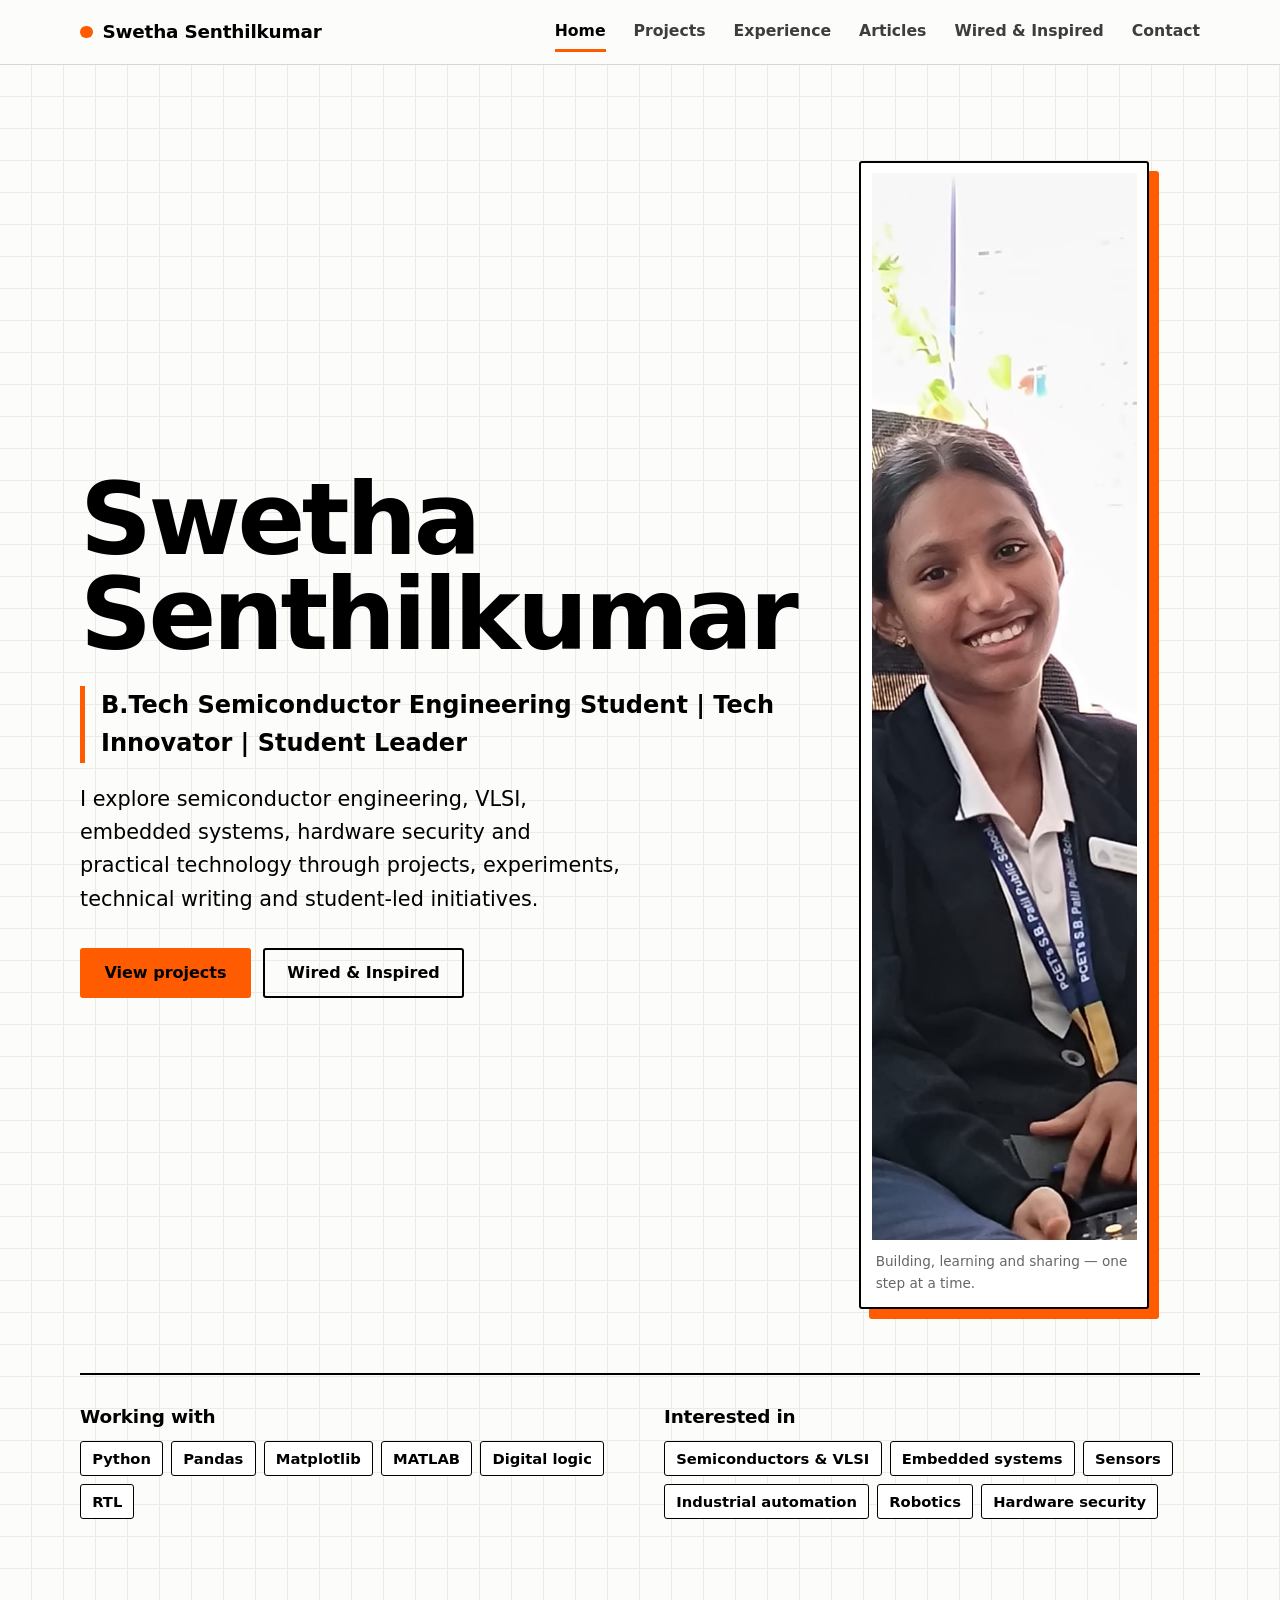
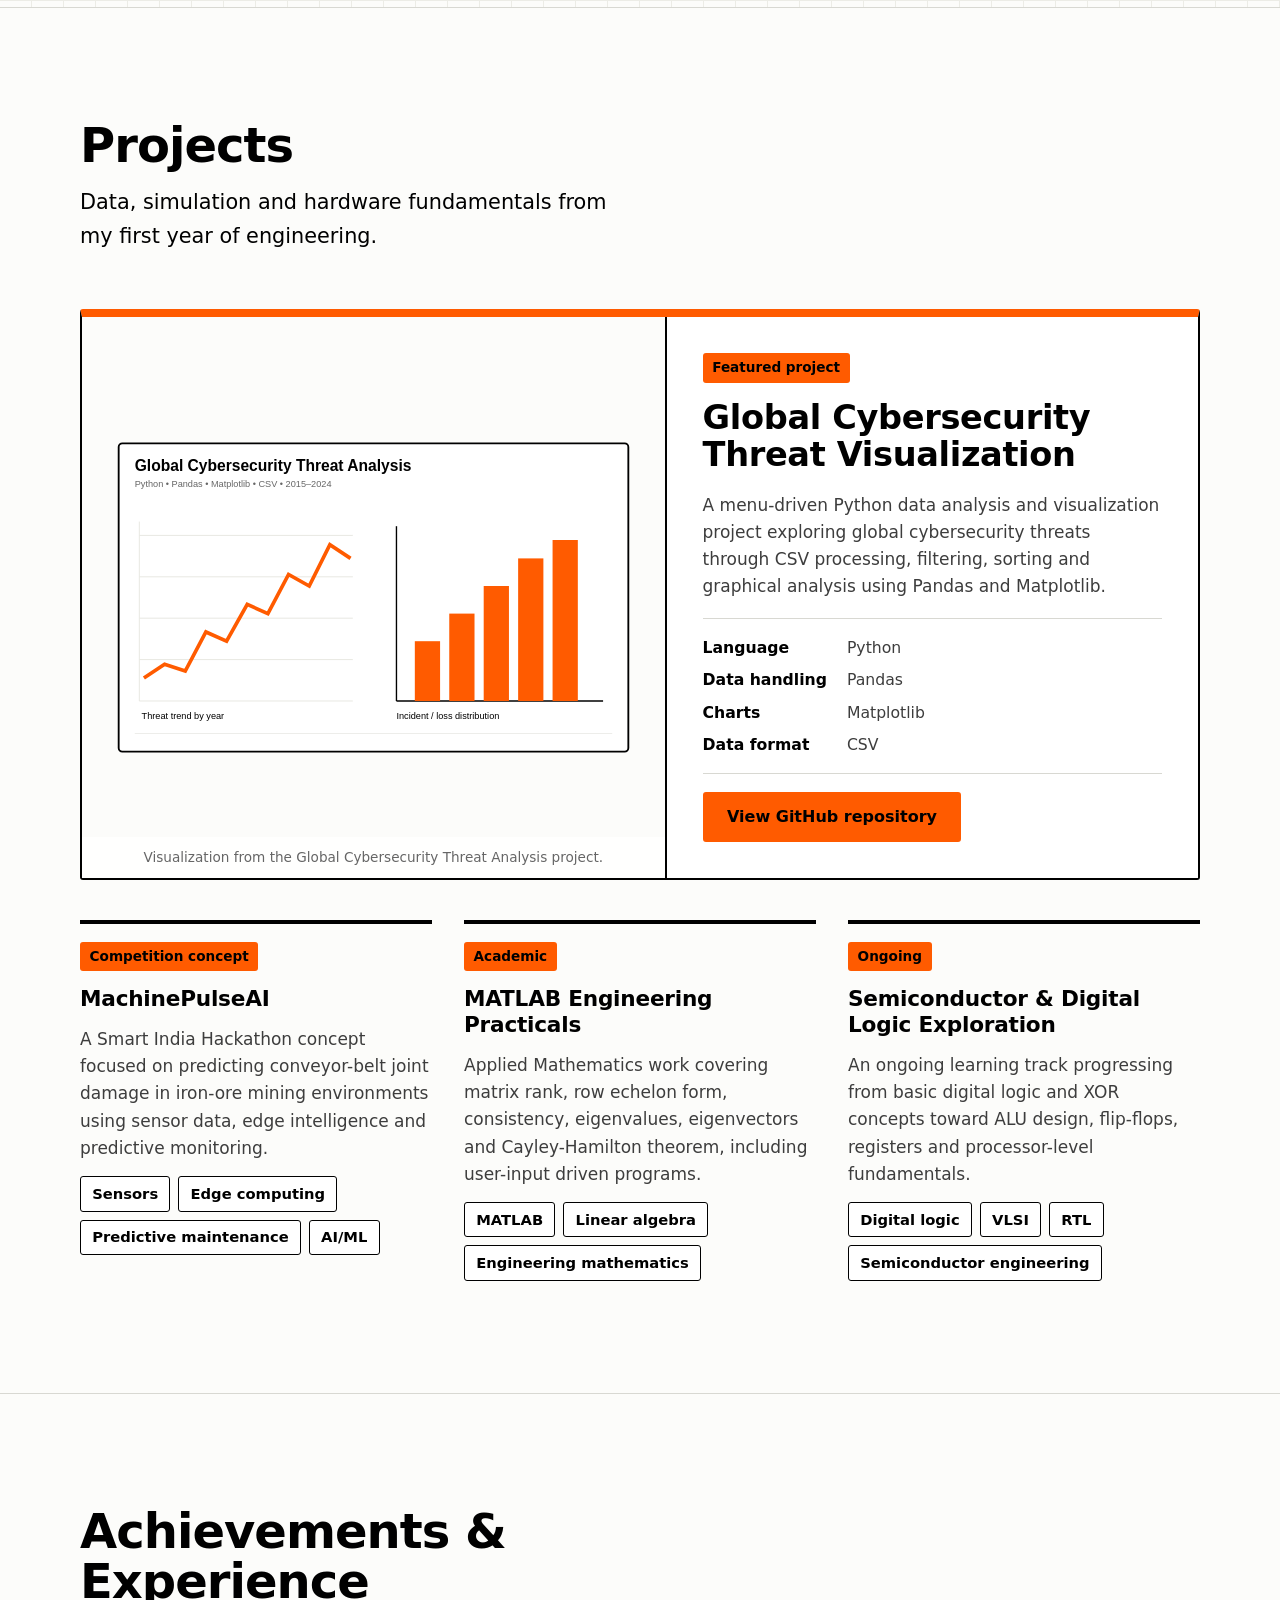
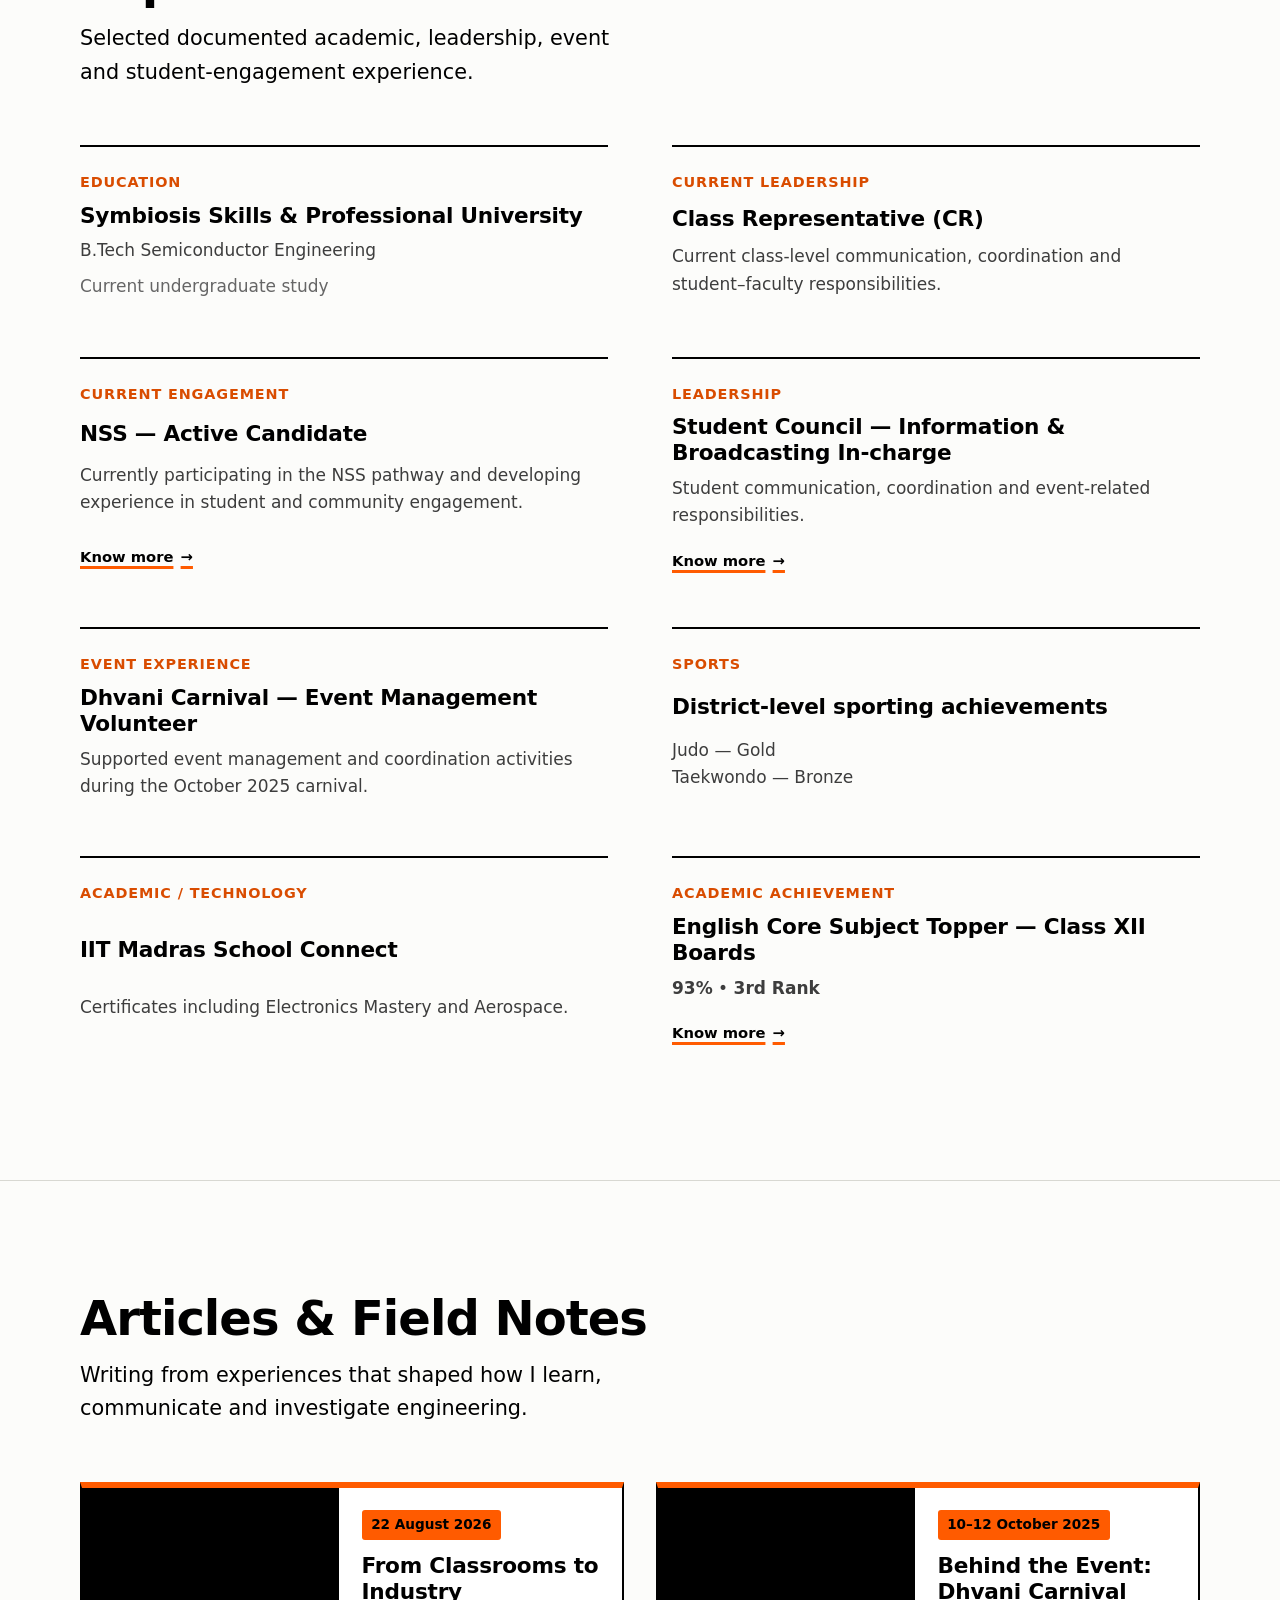
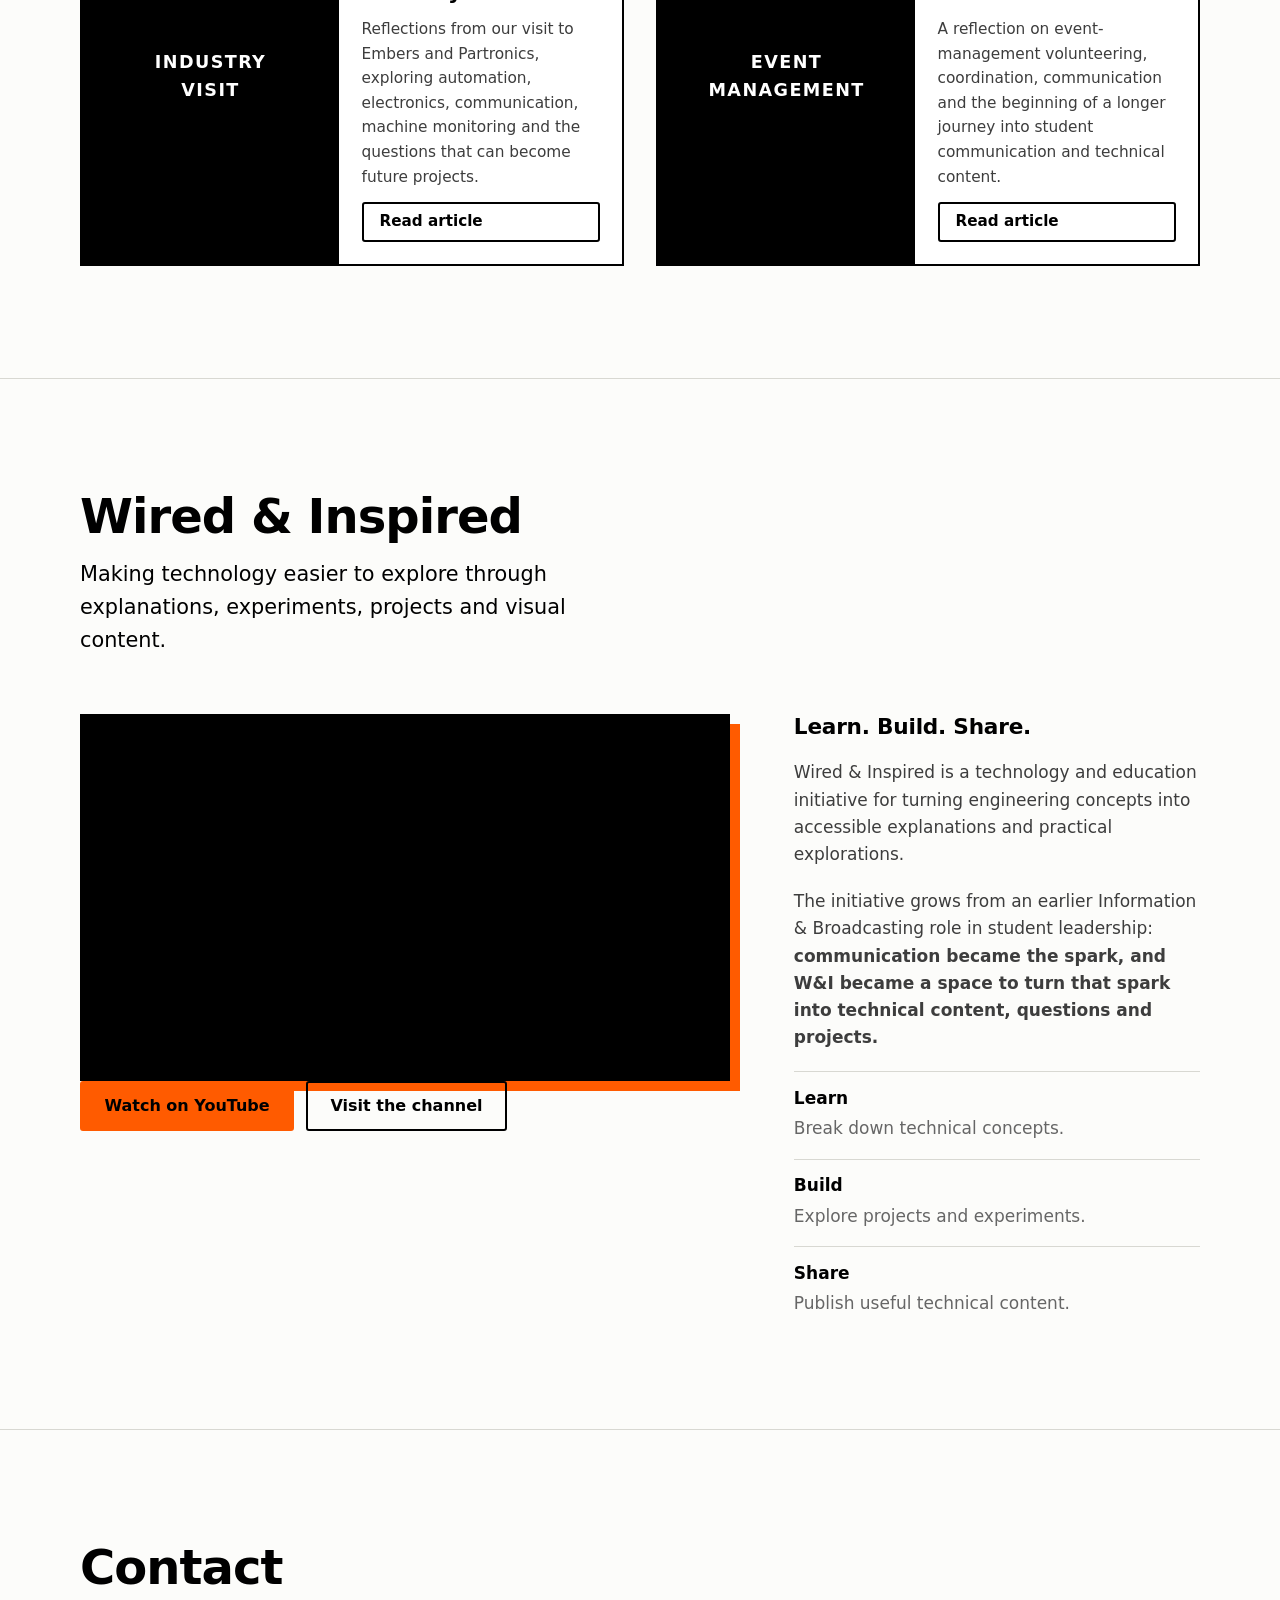
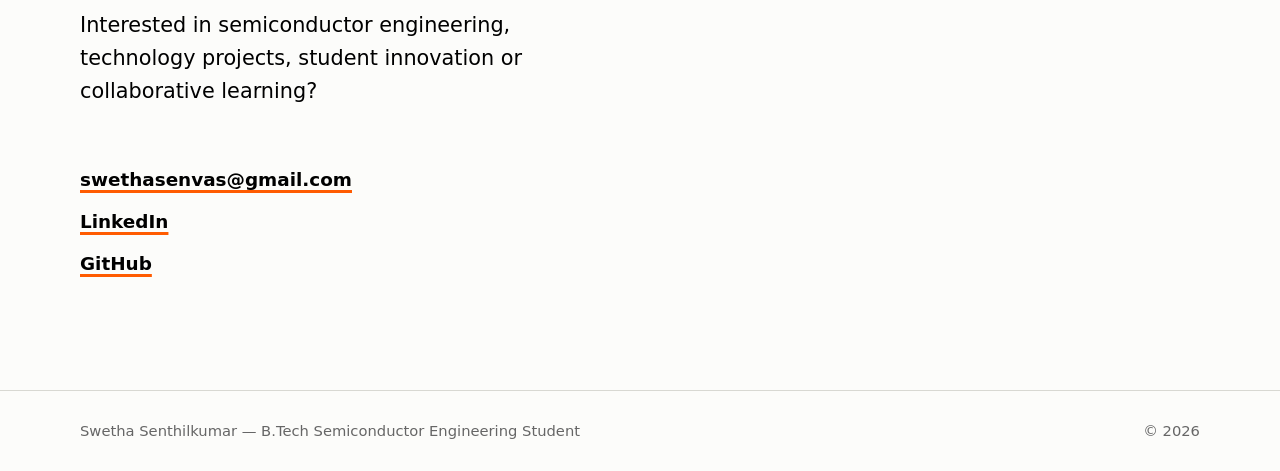
<file: index.html>
<!DOCTYPE html><html lang="en"><head><meta charset="utf-8"><meta name="viewport" content="width=device-width, initial-scale=1"><title>Swetha Senthilkumar | Semiconductor Engineering Portfolio</title><meta name="description" content="Portfolio of Swetha Senthilkumar, a B.Tech Semiconductor Engineering student. Projects, experience, leadership and Wired & Inspired."><link rel="stylesheet" href="css/style.css"></head><body><a class="skip" href="#main">Skip to content</a><header class="site-header"><div class="wrap bar"><a class="brand" href="#home"><span class="brand-mark" aria-hidden="true"></span>Swetha Senthilkumar</a><button class="nav-toggle" type="button" aria-expanded="false" aria-controls="site-nav" aria-label="Open menu"><span class="bars" aria-hidden="true"></span></button><nav class="nav" id="site-nav" aria-label="Main"><ul><li><a href="#home">Home</a></li><li><a href="#projects">Projects</a></li><li><a href="#experience">Experience</a></li><li><a href="#articles">Articles</a></li><li><a href="#wired-inspired">Wired &amp; Inspired</a></li><li><a href="#contact">Contact</a></li></ul></nav></div></header><main id="main"><section class="section hero" id="home"><div class="wrap"><div class="hero-grid"><div><h1>Swetha Senthilkumar</h1><p class="hero-role">B.Tech Semiconductor Engineering Student | Tech Innovator | Student Leader</p><p class="lead">I explore semiconductor engineering, VLSI, embedded systems, hardware security and practical technology through projects, experiments, technical writing and student-led initiatives.</p><div class="btn-row"><a class="btn btn-primary" href="#projects">View projects</a><a class="btn" href="#wired-inspired">Wired &amp; Inspired</a></div></div><figure class="hero-photo"><img src="assets/img/hero_image_swe.png" alt="Swetha Senthilkumar profile photo" width="800" height="1067"><figcaption>Building, learning and sharing — one step at a time.</figcaption></figure></div><div class="toolbelt"><div><h2>Working with</h2><ul class="tags"><li>Python</li><li>Pandas</li><li>Matplotlib</li><li>MATLAB</li><li>Digital logic</li><li>RTL</li></ul></div><div><h2>Interested in</h2><ul class="tags"><li>Semiconductors &amp; VLSI</li><li>Embedded systems</li><li>Sensors</li><li>Industrial automation</li><li>Robotics</li><li>Hardware security</li></ul></div></div></div></section><section class="section" id="projects"><div class="wrap"><div class="section-head"><h2>Projects</h2><p class="lead">Data, simulation and hardware fundamentals from my first year of engineering.</p></div><article class="feature"><figure class="feature-media"><img src="assets/img/cybersecurity-threat-viz.svg" alt="Cybersecurity threat analysis visualization" width="1200" height="750"><figcaption>Visualization from the Global Cybersecurity Threat Analysis project.</figcaption></figure><div class="feature-body"><span class="badge">Featured project</span><h3>Global Cybersecurity Threat Visualization</h3><p>A menu-driven Python data analysis and visualization project exploring global cybersecurity threats through CSV processing, filtering, sorting and graphical analysis using Pandas and Matplotlib.</p><dl class="specs"><dt>Language</dt><dd>Python</dd><dt>Data handling</dt><dd>Pandas</dd><dt>Charts</dt><dd>Matplotlib</dd><dt>Data format</dt><dd>CSV</dd></dl><div class="btn-row"><a class="btn btn-primary" href="https://github.com/Swetha-mint/Cybersecurity-Threat-Analysis" target="_blank" rel="noopener">View GitHub repository</a></div></div></article><div class="project-list"><article class="project-card"><span class="badge">Competition concept</span><h3>MachinePulseAI</h3><p>A Smart India Hackathon concept focused on predicting conveyor-belt joint damage in iron-ore mining environments using sensor data, edge intelligence and predictive monitoring.</p><ul class="tags"><li>Sensors</li><li>Edge computing</li><li>Predictive maintenance</li><li>AI/ML</li></ul></article><article class="project-card"><span class="badge">Academic</span><h3>MATLAB Engineering Practicals</h3><p>Applied Mathematics work covering matrix rank, row echelon form, consistency, eigenvalues, eigenvectors and Cayley-Hamilton theorem, including user-input driven programs.</p><ul class="tags"><li>MATLAB</li><li>Linear algebra</li><li>Engineering mathematics</li></ul></article><article class="project-card"><span class="badge">Ongoing</span><h3>Semiconductor &amp; Digital Logic Exploration</h3><p>An ongoing learning track progressing from basic digital logic and XOR concepts toward ALU design, flip-flops, registers and processor-level fundamentals.</p><ul class="tags"><li>Digital logic</li><li>VLSI</li><li>RTL</li><li>Semiconductor engineering</li></ul></article></div></div></section><section class="section" id="experience"><div class="wrap"><div class="section-head"><h2>Achievements &amp; Experience</h2><p class="lead">Selected documented academic, leadership, event and student-engagement experience.</p></div><div class="records"><article class="record"><span class="record-kicker">Education</span><h3>Symbiosis Skills &amp; Professional University</h3><p>B.Tech Semiconductor Engineering</p><p class="muted">Current undergraduate study</p></article><article class="record"><span class="record-kicker">Current leadership</span><h3>Class Representative (CR)</h3><p>Current class-level communication, coordination and student–faculty responsibilities.</p></article><article class="record"><span class="record-kicker">Current engagement</span><h3>NSS — Active Candidate</h3><p>Currently participating in the NSS pathway and developing experience in student and community engagement.</p></article><article class="record"><span class="record-kicker">Leadership</span><h3>Student Council — Information &amp; Broadcasting In-charge</h3><p>Student communication, coordination and event-related responsibilities.</p></article><article class="record"><span class="record-kicker">Event experience</span><h3>Dhvani Carnival — Event Management Volunteer</h3><p>Supported event management and coordination activities during the October 2025 carnival.</p></article><article class="record"><span class="record-kicker">Sports</span><h3>District-level sporting achievements</h3><p>Judo — Gold<br>Taekwondo — Bronze</p></article><article class="record"><span class="record-kicker">Academic / technology</span><h3>IIT Madras School Connect</h3><p>Certificates including Electronics Mastery and Aerospace.</p></article><article class="record"><span class="record-kicker">Academic achievement</span><h3>English Core Subject Topper — Class XII Boards</h3><p><strong>93%</strong> • <strong>3rd Rank</strong></p></article></div></div></section><section class="section" id="articles"><div class="wrap"><div class="section-head"><h2>Articles &amp; Field Notes</h2><p class="lead">Writing from experiences that shaped how I learn, communicate and investigate engineering.</p></div><div class="article-grid"><article class="article-card"><div class="article-card-media">INDUSTRY<br>VISIT</div><div class="article-card-body"><span class="badge">22 August 2026</span><h3>From Classrooms to Industry</h3><p>Reflections from our visit to Embers and Partronics, exploring automation, electronics, communication, machine monitoring and the questions that can become future projects.</p><a class="btn btn-small" href="articles/industrial-visit-embers-partronics.html">Read article</a></div></article><article class="article-card"><div class="article-card-media">EVENT<br>MANAGEMENT</div><div class="article-card-body"><span class="badge">10–12 October 2025</span><h3>Behind the Event: Dhvani Carnival</h3><p>A reflection on event-management volunteering, coordination, communication and the beginning of a longer journey into student communication and technical content.</p><a class="btn btn-small" href="articles/dhvani-carnival-event-management.html">Read article</a></div></article></div></div></section><section class="section" id="wired-inspired"><div class="wrap"><div class="section-head"><h2>Wired &amp; Inspired</h2><p class="lead">Making technology easier to explore through explanations, experiments, projects and visual content.</p></div><div class="wired-grid"><div><div class="video"><iframe src="https://www.youtube.com/embed/yLxyMcItvJA" title="Wired &amp; Inspired featured video" loading="lazy" allow="accelerometer; autoplay; clipboard-write; encrypted-media; gyroscope; picture-in-picture; web-share" allowfullscreen></iframe></div><div class="btn-row"><a class="btn btn-primary" href="https://www.youtube.com/watch?v=yLxyMcItvJA" target="_blank" rel="noopener">Watch on YouTube</a><a class="btn" href="https://www.youtube.com/@WiredAndInspired" target="_blank" rel="noopener">Visit the channel</a></div></div><div class="wired-copy"><h3>Learn. Build. Share.</h3><p>Wired &amp; Inspired is a technology and education initiative for turning engineering concepts into accessible explanations and practical explorations.</p><p>The initiative grows from an earlier Information &amp; Broadcasting role in student leadership: <strong>communication became the spark, and W&amp;I became a space to turn that spark into technical content, questions and projects.</strong></p><div class="mini-grid"><div><strong>Learn</strong><span>Break down technical concepts.</span></div><div><strong>Build</strong><span>Explore projects and experiments.</span></div><div><strong>Share</strong><span>Publish useful technical content.</span></div></div></div></div></div></section><section class="section" id="contact"><div class="wrap"><div class="section-head"><h2>Contact</h2><p class="lead">Interested in semiconductor engineering, technology projects, student innovation or collaborative learning?</p></div><div class="contact-grid"><div class="contact-links"><a href="mailto:swethasenvas@gmail.com">swethasenvas@gmail.com</a><a href="https://www.linkedin.com/in/swetha-s-1b1986335/" target="_blank" rel="noopener">LinkedIn</a><a href="https://github.com/Swetha-mint" target="_blank" rel="noopener">GitHub</a></div></div></div></section></main><footer class="site-footer"><div class="wrap"><span>Swetha Senthilkumar — B.Tech Semiconductor Engineering Student</span><span>© <span id="year"></span></span></div></footer><div class="toast" id="toast" role="status" aria-live="polite"></div><script src="js/main.js"></script></body></html>
</file>
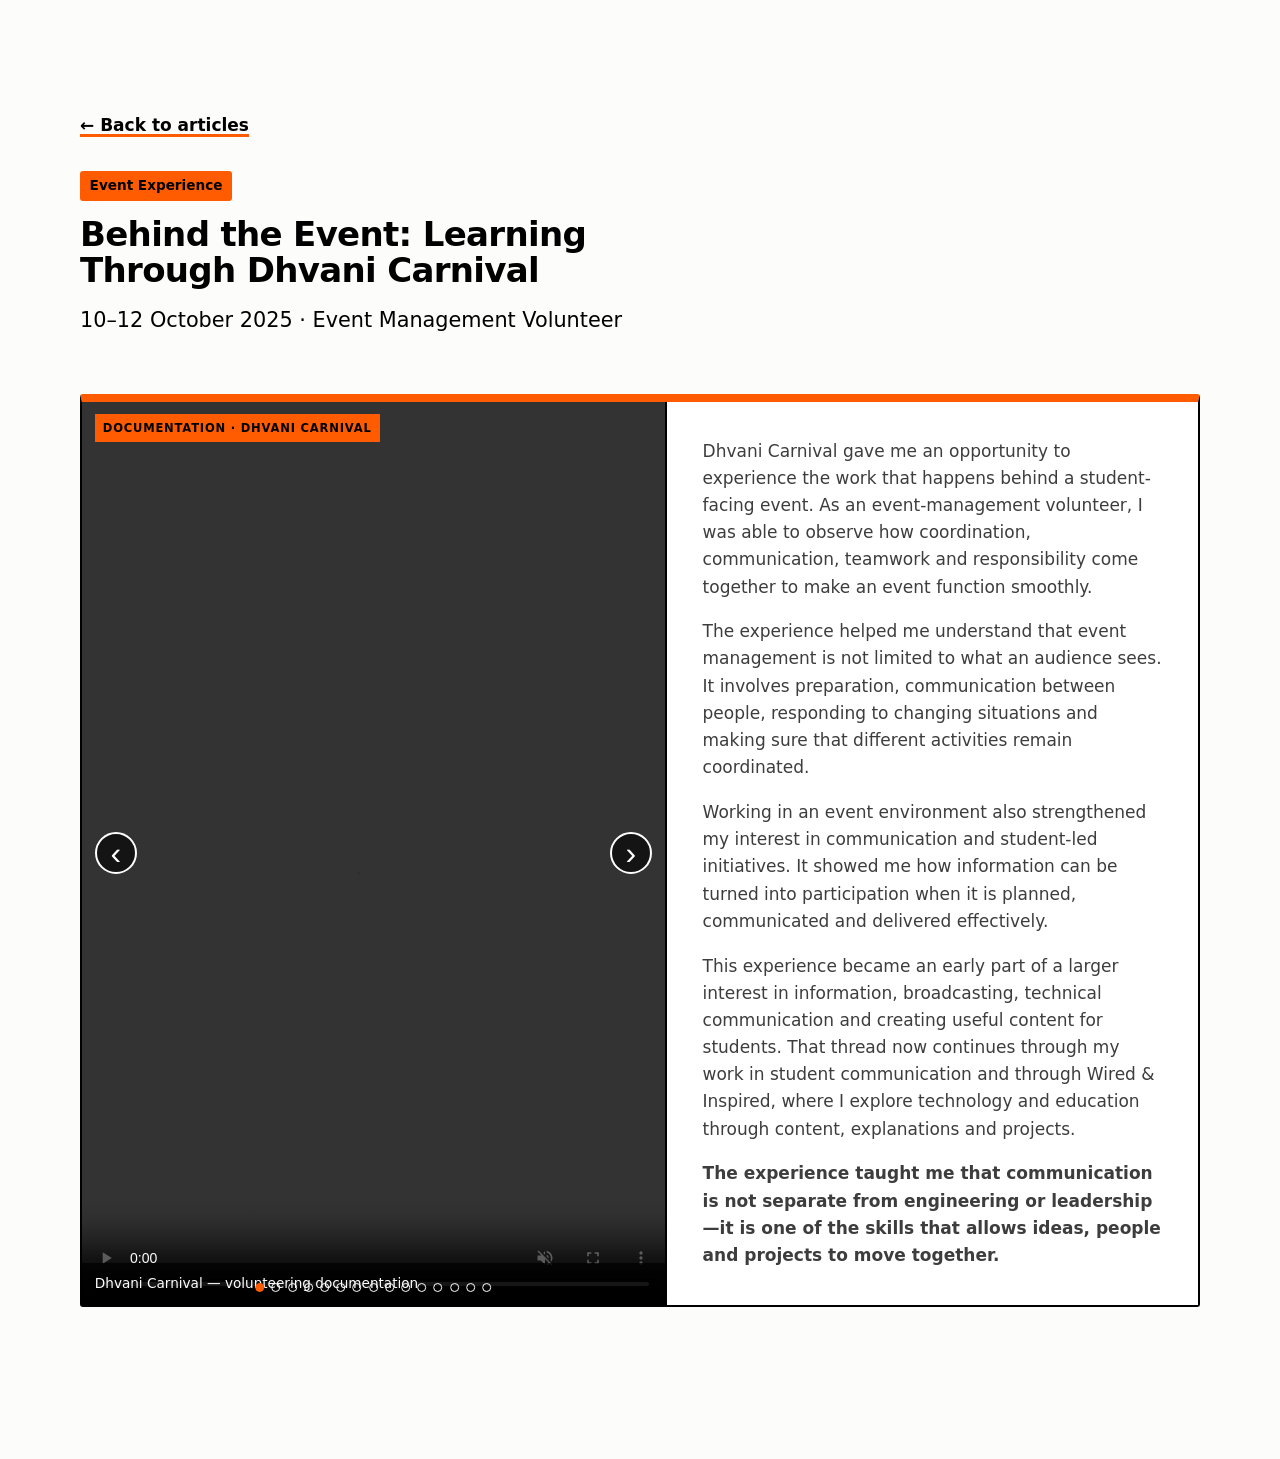
<file: articles/dhvani-carnival-event-management.html>
<!DOCTYPE html>
<html lang="en"><head><meta charset="utf-8"><meta name="viewport" content="width=device-width,initial-scale=1"><title>Dhvani Carnival | Swetha Senthilkumar</title><meta name="description" content="Event-management reflection from Dhvani Carnival 2025."><meta name="theme-color" content="#fcfcfa"><link rel="icon" type="image/svg+xml" href="../assets/img/swetha-logo.svg"><link rel="apple-touch-icon" href="../assets/img/swetha-logo.svg"><link rel="canonical" href="https://swetha-mint.github.io/swetha-portfolio/articles/dhvani-carnival-event-management.html"><meta property="og:type" content="article"><meta property="og:title" content="Behind the Event: Learning Through Dhvani Carnival"><meta property="og:description" content="Event-management volunteering, coordination, communication and student-led initiatives."><meta property="og:url" content="https://swetha-mint.github.io/swetha-portfolio/articles/dhvani-carnival-event-management.html"><meta property="og:image" content="https://swetha-mint.github.io/swetha-portfolio/assets/img/swetha-logo.svg"><meta property="og:image:alt" content="Swetha logo"><meta name="twitter:card" content="summary"><meta name="twitter:title" content="Behind the Event: Learning Through Dhvani Carnival"><meta name="twitter:description" content="Event-management volunteering, coordination, communication and student-led initiatives."><meta name="twitter:image" content="https://swetha-mint.github.io/swetha-portfolio/assets/img/swetha-logo.svg"><link rel="stylesheet" href="../css/style.css"><link rel="stylesheet" href="../css/article-layout.css"></head><body><main class="section"><div class="wrap"><a class="text-link" href="../index.html#articles">← Back to articles</a><div class="section-head" style="margin-top:2rem"><span class="badge">Event Experience</span><h1>Behind the Event: Learning Through Dhvani Carnival</h1><p class="lead">10–12 October 2025 · Event Management Volunteer</p></div><article class="feature article-feature"><div class="feature-media media-gallery" data-gallery data-interval="5000"><div class="gallery-track"><figure class="gallery-slide is-active"><video controls muted playsinline preload="metadata"><source src="../assets/dhvani-carnival/dhvani-volunteering.mp4" type="video/mp4"></video><figcaption>Dhvani Carnival — volunteering documentation</figcaption></figure><figure class="gallery-slide"><img src="../assets/dhvani-carnival/dhvani-01.jpeg" alt="Dhvani Carnival documentation photo 1"><figcaption>Dhvani Carnival — documentation 1</figcaption></figure><figure class="gallery-slide"><img src="../assets/dhvani-carnival/dhvani-02.jpeg" alt="Dhvani Carnival documentation photo 2"><figcaption>Dhvani Carnival — documentation 2</figcaption></figure><figure class="gallery-slide"><img src="../assets/dhvani-carnival/dhvani-03.jpeg" alt="Dhvani Carnival documentation photo 3"><figcaption>Dhvani Carnival — documentation 3</figcaption></figure><figure class="gallery-slide"><img src="../assets/dhvani-carnival/dhvani-04.jpeg" alt="Dhvani Carnival documentation photo 4"><figcaption>Dhvani Carnival — documentation 4</figcaption></figure><figure class="gallery-slide"><img src="../assets/dhvani-carnival/dhvani-05.jpeg" alt="Dhvani Carnival documentation photo 5"><figcaption>Dhvani Carnival — documentation 5</figcaption></figure><figure class="gallery-slide"><img src="../assets/dhvani-carnival/dhvani-06.jpeg" alt="Dhvani Carnival documentation photo 6"><figcaption>Dhvani Carnival — documentation 6</figcaption></figure><figure class="gallery-slide"><img src="../assets/dhvani-carnival/dhvani-07.jpeg" alt="Dhvani Carnival documentation photo 7"><figcaption>Dhvani Carnival — documentation 7</figcaption></figure><figure class="gallery-slide"><img src="../assets/dhvani-carnival/dhvani-08.jpeg" alt="Dhvani Carnival documentation photo 8"><figcaption>Dhvani Carnival — documentation 8</figcaption></figure><figure class="gallery-slide"><img src="../assets/dhvani-carnival/dhvani-09.jpeg" alt="Dhvani Carnival documentation photo 9"><figcaption>Dhvani Carnival — documentation 9</figcaption></figure><figure class="gallery-slide"><img src="../assets/dhvani-carnival/dhvani-10.jpeg" alt="Dhvani Carnival documentation photo 10"><figcaption>Dhvani Carnival — documentation 10</figcaption></figure><figure class="gallery-slide"><img src="../assets/dhvani-carnival/dhvani-11.jpeg" alt="Dhvani Carnival documentation photo 11"><figcaption>Dhvani Carnival — documentation 11</figcaption></figure><figure class="gallery-slide"><img src="../assets/dhvani-carnival/dhvani-12.jpeg" alt="Dhvani Carnival documentation photo 12"><figcaption>Dhvani Carnival — documentation 12</figcaption></figure><figure class="gallery-slide"><img src="../assets/dhvani-carnival/dhvani-13.jpeg" alt="Dhvani Carnival documentation photo 13"><figcaption>Dhvani Carnival — documentation 13</figcaption></figure><figure class="gallery-slide"><img src="../assets/dhvani-carnival/dhvani-21.jpeg" alt="Dhvani Carnival documentation photo 21"><figcaption>Dhvani Carnival — documentation 21</figcaption></figure></div><button class="gallery-prev" type="button" aria-label="Previous media">‹</button><button class="gallery-next" type="button" aria-label="Next media">›</button><div class="gallery-dots" aria-label="Gallery navigation"></div><span class="gallery-label">DOCUMENTATION · DHVANI CARNIVAL</span></div><div class="feature-body"><p>Dhvani Carnival gave me an opportunity to experience the work that happens behind a student-facing event. As an event-management volunteer, I was able to observe how coordination, communication, teamwork and responsibility come together to make an event function smoothly.</p><p>The experience helped me understand that event management is not limited to what an audience sees. It involves preparation, communication between people, responding to changing situations and making sure that different activities remain coordinated.</p><p>Working in an event environment also strengthened my interest in communication and student-led initiatives. It showed me how information can be turned into participation when it is planned, communicated and delivered effectively.</p><p>This experience became an early part of a larger interest in information, broadcasting, technical communication and creating useful content for students. That thread now continues through my work in student communication and through Wired &amp; Inspired, where I explore technology and education through content, explanations and projects.</p><p><strong>The experience taught me that communication is not separate from engineering or leadership—it is one of the skills that allows ideas, people and projects to move together.</strong></p></div></article></div></main><script src="../js/main.js"></script></body></html>
</file>
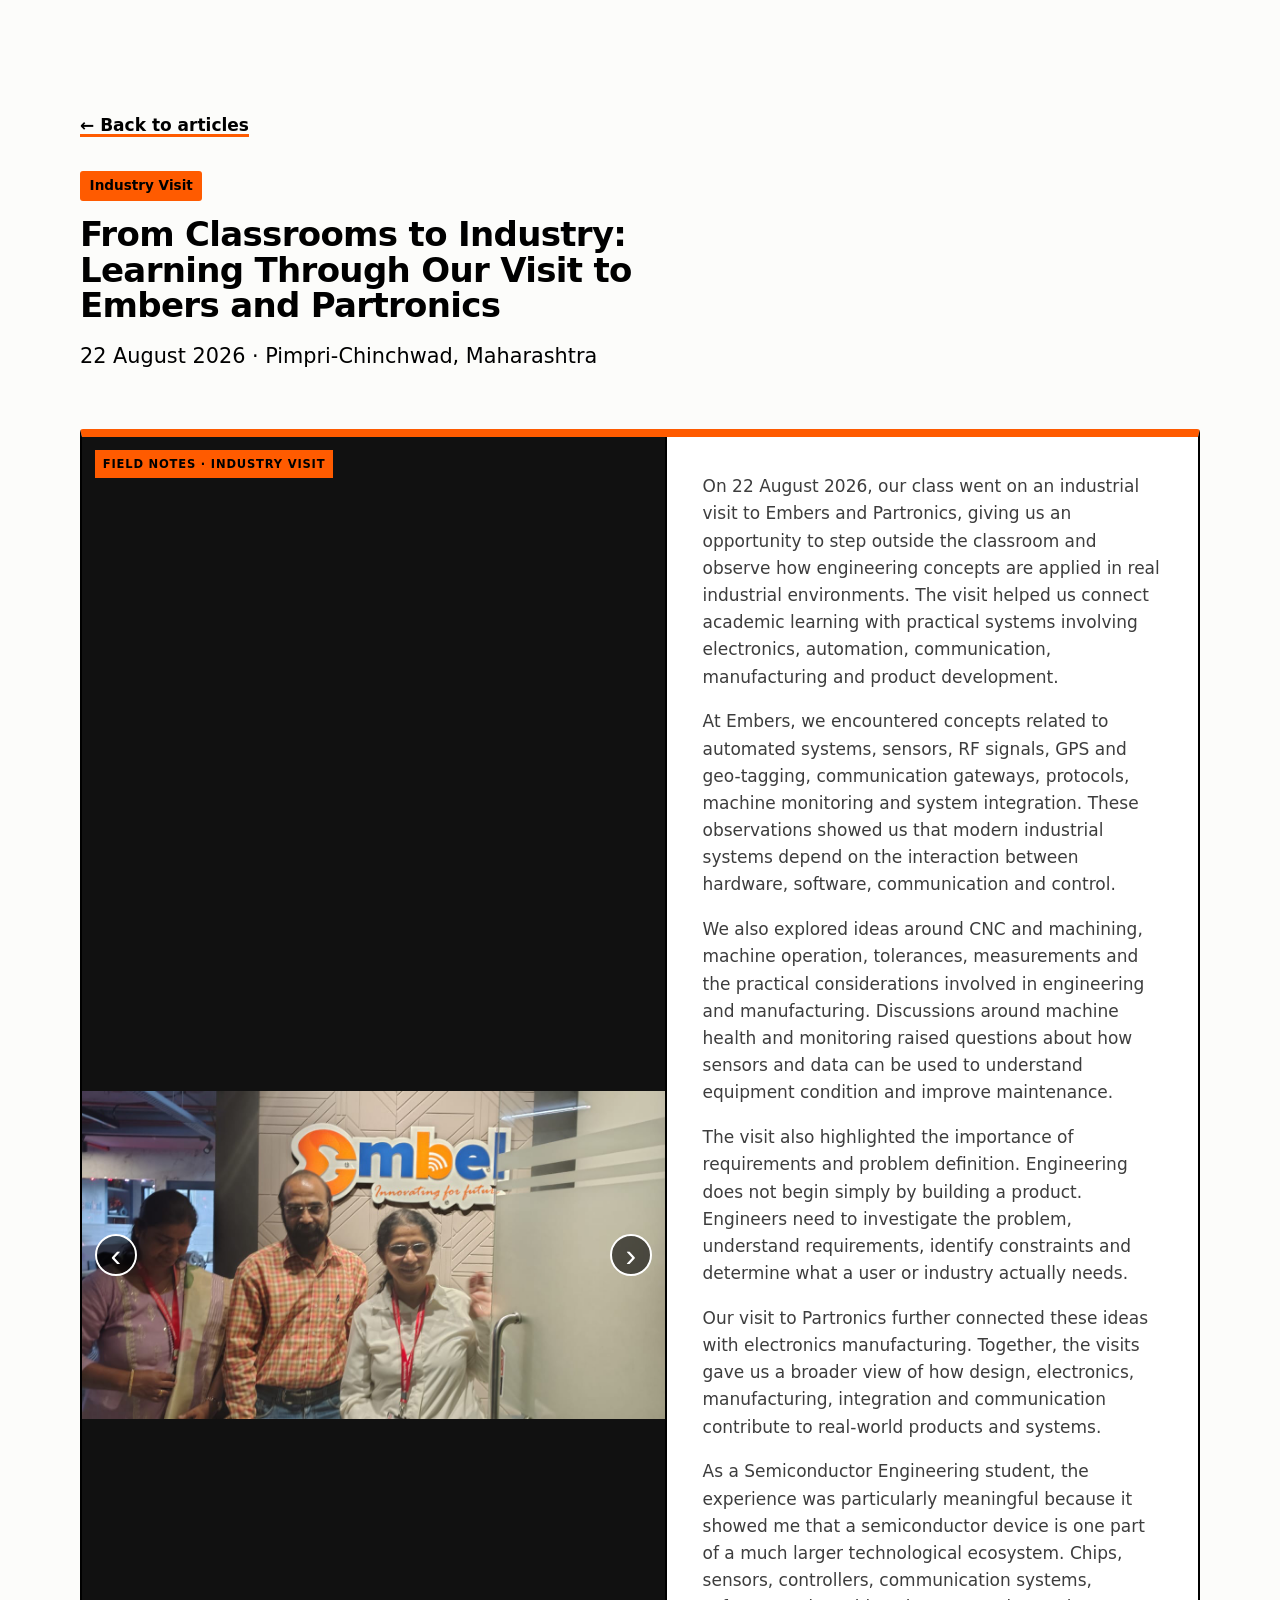
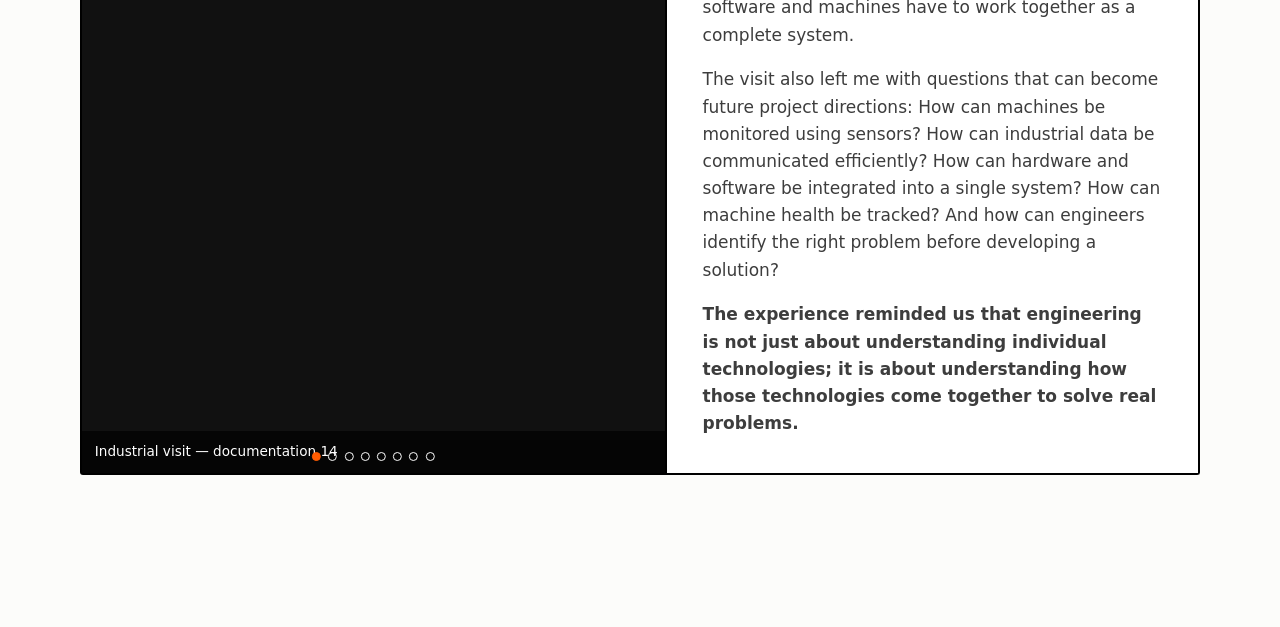
<file: articles/industrial-visit-embers-partronics.html>
<!DOCTYPE html>
<html lang="en"><head><meta charset="utf-8"><meta name="viewport" content="width=device-width,initial-scale=1"><title>From Classrooms to Industry | Swetha Senthilkumar</title><meta name="description" content="Industrial visit reflection on Embers and Partronics."><meta name="theme-color" content="#fcfcfa"><link rel="icon" type="image/svg+xml" href="../assets/img/swetha-favicon.svg"><link rel="apple-touch-icon" href="../assets/img/swetha-favicon.svg"><link rel="canonical" href="https://swetha-mint.github.io/swetha-portfolio/articles/industrial-visit-embers-partronics.html"><meta property="og:type" content="article"><meta property="og:title" content="From Classrooms to Industry: Learning Through Our Visit to Embers and Partronics"><meta property="og:description" content="An industrial visit reflection connecting automation, electronics, communication, manufacturing and project questions."><meta property="og:url" content="https://swetha-mint.github.io/swetha-portfolio/articles/industrial-visit-embers-partronics.html"><meta property="og:image" content="https://swetha-mint.github.io/swetha-portfolio/assets/img/swetha-brand.svg"><meta property="og:image:alt" content="Swetha brand logo"><meta name="twitter:card" content="summary"><meta name="twitter:title" content="From Classrooms to Industry | Swetha Senthilkumar"><meta name="twitter:description" content="Industrial visit reflection on Embers and Partronics."><meta name="twitter:image" content="https://swetha-mint.github.io/swetha-portfolio/assets/img/swetha-brand.svg"><link rel="stylesheet" href="../css/style.css"><link rel="stylesheet" href="../css/article-layout.css"></head><body><main class="section"><div class="wrap"><a class="text-link" href="../index.html#articles">← Back to articles</a><div class="section-head" style="margin-top:2rem"><span class="badge">Industry Visit</span><h1>From Classrooms to Industry: Learning Through Our Visit to Embers and Partronics</h1><p class="lead">22 August 2026 · Pimpri-Chinchwad, Maharashtra</p></div><article class="feature article-feature"><div class="feature-media media-gallery" data-gallery data-interval="5000"><div class="gallery-track"><figure class="gallery-slide is-active"><img src="../assets/dhvani-carnival/notdhvani-14.jpeg" alt="Industrial visit documentation photo 14"><figcaption>Industrial visit — documentation 14</figcaption></figure><figure class="gallery-slide"><img src="../assets/dhvani-carnival/notdhvani-15.jpeg" alt="Industrial visit documentation photo 15"><figcaption>Industrial visit — documentation 15</figcaption></figure><figure class="gallery-slide"><img src="../assets/dhvani-carnival/notdhvani-16.jpeg" alt="Industrial visit documentation photo 16"><figcaption>Industrial visit — documentation 16</figcaption></figure><figure class="gallery-slide"><img src="../assets/dhvani-carnival/notdhvani-17.jpeg" alt="Industrial visit documentation photo 17"><figcaption>Industrial visit — documentation 17</figcaption></figure><figure class="gallery-slide"><img src="../assets/dhvani-carnival/notdhvani-18.jpeg" alt="Industrial visit documentation photo 18"><figcaption>Industrial visit — documentation 18</figcaption></figure><figure class="gallery-slide"><img src="../assets/dhvani-carnival/notdhvani-19.jpeg" alt="Industrial visit documentation photo 19"><figcaption>Industrial visit — documentation 19</figcaption></figure><figure class="gallery-slide"><img src="../assets/dhvani-carnival/notdhvani-20.jpeg" alt="Industrial visit documentation photo 20"><figcaption>Industrial visit — documentation 20</figcaption></figure><figure class="gallery-slide"><img src="../assets/dhvani-carnival/notdhvani-22.jpeg" alt="Industrial visit documentation photo 22"><figcaption>Industrial visit — documentation 22</figcaption></figure></div><button class="gallery-prev" type="button" aria-label="Previous media">‹</button><button class="gallery-next" type="button" aria-label="Next media">›</button><div class="gallery-dots" aria-label="Gallery navigation"></div><span class="gallery-label">FIELD NOTES · INDUSTRY VISIT</span></div><div class="feature-body"><p>On 22 August 2026, our class went on an industrial visit to Embers and Partronics, giving us an opportunity to step outside the classroom and observe how engineering concepts are applied in real industrial environments. The visit helped us connect academic learning with practical systems involving electronics, automation, communication, manufacturing and product development.</p><p>At Embers, we encountered concepts related to automated systems, sensors, RF signals, GPS and geo-tagging, communication gateways, protocols, machine monitoring and system integration. These observations showed us that modern industrial systems depend on the interaction between hardware, software, communication and control.</p><p>We also explored ideas around CNC and machining, machine operation, tolerances, measurements and the practical considerations involved in engineering and manufacturing. Discussions around machine health and monitoring raised questions about how sensors and data can be used to understand equipment condition and improve maintenance.</p><p>The visit also highlighted the importance of requirements and problem definition. Engineering does not begin simply by building a product. Engineers need to investigate the problem, understand requirements, identify constraints and determine what a user or industry actually needs.</p><p>Our visit to Partronics further connected these ideas with electronics manufacturing. Together, the visits gave us a broader view of how design, electronics, manufacturing, integration and communication contribute to real-world products and systems.</p><p>As a Semiconductor Engineering student, the experience was particularly meaningful because it showed me that a semiconductor device is one part of a much larger technological ecosystem. Chips, sensors, controllers, communication systems, software and machines have to work together as a complete system.</p><p>The visit also left me with questions that can become future project directions: How can machines be monitored using sensors? How can industrial data be communicated efficiently? How can hardware and software be integrated into a single system? How can machine health be tracked? And how can engineers identify the right problem before developing a solution?</p><p><strong>The experience reminded us that engineering is not just about understanding individual technologies; it is about understanding how those technologies come together to solve real problems.</strong></p></div></article></div></main><script src="../js/main.js"></script></body></html>
</file>
<file: css/style.css>
/* Swetha Senthilkumar — Portfolio */
:root{--paper:#fcfcfa;--white:#fff;--ink:#000;--ink-soft:#3d3d3d;--ink-mute:#666;--rule:#d8d8d2;--grid:#ecece6;--orange:#ff5b00;--orange-dark:#d94c00;--font:"Archivo",system-ui,-apple-system,"Segoe UI",Roboto,Helvetica,Arial,sans-serif;--wrap:1120px;--radius:3px;--header-h:64px}*,*::before,*::after{box-sizing:border-box}html{scroll-behavior:smooth;scroll-padding-top:calc(var(--header-h) + 16px);-webkit-text-size-adjust:100%}body{margin:0;font-family:var(--font);font-size:1.0625rem;line-height:1.6;color:var(--ink-soft);background:var(--paper)}img,svg,iframe,video{display:block;max-width:100%}ul{margin:0;padding:0;list-style:none}h1,h2,h3,p{margin:0}a{color:inherit}.text-link{color:var(--ink);font-weight:700;text-decoration:underline;text-decoration-color:var(--orange);text-decoration-thickness:3px;text-underline-offset:3px}:focus-visible{outline:3px solid var(--orange);outline-offset:3px}.wrap{width:min(100% - 2.5rem,var(--wrap));margin-inline:auto}.skip{position:absolute;left:1rem;top:-4rem;background:var(--ink);color:var(--white);padding:.6rem 1rem;z-index:100}.skip:focus{top:1rem}h1,h2,h3{color:var(--ink);font-weight:800;line-height:1.05;letter-spacing:-.02em}h2{font-size:clamp(2rem,4.5vw,3rem)}h3{font-size:1.35rem;line-height:1.2;letter-spacing:-.01em}.lead{font-size:clamp(1.125rem,2vw,1.3rem);color:var(--ink);max-width:34rem}.btn{display:inline-flex;align-items:center;gap:.5rem;font:inherit;font-weight:700;font-size:1rem;line-height:1;padding:.95rem 1.4rem;border:2px solid var(--ink);border-radius:var(--radius);background:transparent;color:var(--ink);text-decoration:none;cursor:pointer;transition:background-color .15s ease,color .15s ease,border-color .15s ease}.btn:hover{background:var(--ink);color:var(--white)}.btn-primary{background:var(--orange);border-color:var(--orange);color:var(--ink)}.btn-primary:hover{background:var(--orange-dark);border-color:var(--orange-dark);color:var(--ink)}.btn-small{padding:.65rem 1rem;font-size:.95rem}.btn-row{display:flex;flex-wrap:wrap;gap:.75rem}.site-header{position:sticky;top:0;z-index:50;background:rgba(252,252,250,.94);backdrop-filter:blur(6px);border-bottom:1px solid var(--rule)}.bar{height:var(--header-h);display:flex;align-items:center;justify-content:space-between;gap:1rem}.brand{font-weight:800;font-size:1.15rem;letter-spacing:-.01em;color:var(--ink);text-decoration:none;display:inline-flex;align-items:center;gap:.6rem}.brand-mark{width:.8rem;height:.8rem;background:var(--orange);border-radius:50%}.nav ul{display:flex;gap:1.75rem}.nav a{display:inline-block;padding:.4rem 0;font-weight:600;font-size:.98rem;color:var(--ink-soft);text-decoration:none;border-bottom:3px solid transparent}.nav a:hover{color:var(--ink)}.nav a.is-active{color:var(--ink);border-bottom-color:var(--orange)}.nav-toggle{display:none;width:44px;height:44px;padding:0;border:2px solid var(--ink);border-radius:var(--radius);background:transparent;color:var(--ink);cursor:pointer;position:relative}.nav-toggle .bars,.nav-toggle .bars::before,.nav-toggle .bars::after{display:block;width:20px;height:2px;background:currentColor;content:""}.nav-toggle .bars{position:absolute;left:50%;top:50%;margin:-1px 0 0 -10px}.nav-toggle .bars::before{position:absolute;top:-6px;left:0}.nav-toggle .bars::after{position:absolute;top:6px;left:0}.section{padding:clamp(4rem,9vw,7rem) 0}.section+.section{border-top:1px solid var(--rule)}.section-head{display:grid;gap:1rem;margin-bottom:clamp(2rem,5vw,3.5rem);max-width:42rem}.hero{padding-top:clamp(3rem,8vw,6rem);padding-bottom:clamp(3rem,8vw,5.5rem);background-image:linear-gradient(var(--grid) 1px,transparent 1px),linear-gradient(90deg,var(--grid) 1px,transparent 1px);background-size:32px 32px;background-position:-1px -1px}.hero-grid{display:grid;grid-template-columns:1.15fr .85fr;gap:clamp(2rem,5vw,4rem);align-items:center}.hero h1{font-size:clamp(2.25rem,10.5vw,6.25rem);overflow-wrap:break-word;line-height:.95;letter-spacing:-.035em;margin-bottom:1.5rem}.hero-role{font-size:clamp(1.15rem,2.2vw,1.5rem);font-weight:700;color:var(--ink);margin-bottom:1.25rem;padding-left:1rem;border-left:5px solid var(--orange)}.hero .lead{margin-bottom:2rem}.hero-photo{margin:0;background:var(--white);border:2px solid var(--ink);border-radius:var(--radius);padding:.65rem;box-shadow:10px 10px 0 var(--orange);overflow:hidden}.hero-photo img{width:100%;aspect-ratio:4/5;object-fit:cover;object-position:center center}.hero-photo figcaption{font-size:.85rem;color:var(--ink-mute);padding:.65rem .25rem .15rem}.toolbelt{display:grid;grid-template-columns:repeat(2,1fr);gap:2rem 3rem;margin-top:clamp(2.5rem,6vw,4rem);padding-top:2rem;border-top:2px solid var(--ink)}.toolbelt h2{font-size:1.15rem;letter-spacing:-.01em;margin-bottom:.9rem}.tags{display:flex;flex-wrap:wrap;gap:.5rem}.tags li{font-size:.92rem;font-weight:600;color:var(--ink);background:var(--white);border:1px solid var(--ink);border-radius:var(--radius);padding:.3rem .7rem}.feature{display:grid;grid-template-columns:1.1fr 1fr;background:var(--white);border:2px solid var(--ink);border-top:8px solid var(--orange);border-radius:var(--radius);margin-bottom:2.5rem}.feature-media{margin:0;min-width:0;position:relative;min-height:300px;background:var(--paper);border-right:2px solid var(--ink);display:grid;place-items:center;overflow:hidden}.feature-media img{width:100%;height:100%;object-fit:contain;object-position:center center;padding:1rem}.feature-media figcaption{display:block;position:absolute;left:0;right:0;bottom:0;padding:.6rem .8rem;background:rgba(255,255,255,.9);text-align:center;color:var(--ink-mute);font-size:.85rem}.feature-body{padding:clamp(1.5rem,3vw,2.25rem);display:grid;gap:1.1rem;align-content:start}.badge{justify-self:start;font-size:.85rem;font-weight:700;color:var(--ink);background:var(--orange);border-radius:var(--radius);padding:.25rem .6rem}.feature h3{font-size:clamp(1.6rem,3vw,2.1rem);line-height:1.1}.specs{display:grid;grid-template-columns:max-content 1fr;gap:.45rem 1.25rem;margin:0;padding:1rem 0;border-block:1px solid var(--rule);font-size:.98rem}.specs dt{font-weight:700;color:var(--ink)}.specs dd{margin:0}.project-note{font-size:.95rem}.project-list{display:grid;grid-template-columns:repeat(3,1fr);gap:2rem}.project-card{display:grid;gap:.9rem;align-content:start;padding-top:1.1rem;border-top:4px solid var(--ink)}.project-card p{color:var(--ink-soft)}.record{display:grid;gap:.55rem;padding:1.5rem 0;border-top:2px solid var(--ink)}.record-kicker{font-size:.9rem;font-weight:700;color:var(--orange-dark);text-transform:uppercase;letter-spacing:.06em}.muted{color:var(--ink-mute)}.records{display:grid;grid-template-columns:repeat(2,1fr);gap:2rem 4rem}.article-grid{display:grid;grid-template-columns:repeat(2,1fr);gap:2rem}.article-card{display:grid;grid-template-columns:1fr 1.1fr;background:var(--white);border:2px solid var(--ink);border-top:6px solid var(--orange);min-height:260px}.article-card-media{display:grid;place-items:center;padding:1rem;background:var(--ink);color:var(--white);font-size:1.1rem;font-weight:800;letter-spacing:.08em;text-align:center}.article-card-body{display:grid;align-content:start;gap:.8rem;padding:1.4rem}.article-card-body p{font-size:.96rem}.wired-grid{display:grid;grid-template-columns:1.6fr 1fr;gap:clamp(2rem,5vw,4rem);align-items:start}.video{background:#000;border:2px solid var(--ink);box-shadow:10px 10px 0 var(--orange)}.video iframe{width:100%;aspect-ratio:16/9;border:0}.wired-copy{display:grid;gap:1.25rem}.mini-grid{display:grid;gap:1rem}.mini-grid div{display:grid;gap:.2rem;padding-top:.8rem;border-top:1px solid var(--rule)}.mini-grid strong{color:var(--ink)}.mini-grid span{color:var(--ink-mute)}.contact-grid{display:grid;grid-template-columns:1fr 1fr;gap:4rem}.contact-links{display:grid;align-content:start;gap:.8rem}.contact-links a{font-size:1.15rem;font-weight:700;color:var(--ink);text-decoration-color:var(--orange);text-decoration-thickness:3px;text-underline-offset:4px}.contact-grid form{display:grid;gap:.65rem}.contact-grid label{font-weight:700;color:var(--ink)}input,textarea{font:inherit;padding:.8rem .9rem;width:100%;border:2px solid var(--ink);border-radius:var(--radius);background:var(--white);color:var(--ink)}textarea{min-height:9rem;resize:vertical}.form-note{font-size:.9rem;color:var(--ink-mute)}.site-footer{padding:1.75rem 0;border-top:1px solid var(--rule);font-size:.92rem;color:var(--ink-mute)}.site-footer .wrap{display:flex;justify-content:space-between;flex-wrap:wrap;gap:.5rem 1.5rem}.toast{position:fixed;left:50%;bottom:1.5rem;transform:translate(-50%,1rem);max-width:min(92vw,30rem);background:var(--ink);color:var(--white);border-left:6px solid var(--orange);border-radius:var(--radius);padding:.85rem 1.1rem;font-size:.95rem;opacity:0;pointer-events:none;transition:opacity .2s ease,transform .2s ease;z-index:200}.toast.is-visible{opacity:1;transform:translate(-50%,0)}.article-feature{grid-template-columns:1.1fr 1fr}.media-gallery{padding:0;display:block;min-height:0;aspect-ratio:4/3;background:var(--ink);border-right:2px solid var(--ink)}.gallery-track{position:absolute;inset:0}.gallery-slide{position:absolute;inset:0;margin:0;opacity:0;visibility:hidden;transition:opacity .35s ease}.gallery-slide.is-active{opacity:1;visibility:visible}.gallery-slide img,.gallery-slide video{width:100%;height:100%;object-fit:cover;padding:0}.gallery-slide figcaption{position:absolute;left:0;right:0;bottom:0;background:rgba(0,0,0,.72);color:var(--white);padding:.65rem 3.5rem .65rem .8rem;text-align:left}.gallery-prev,.gallery-next{position:absolute;top:50%;transform:translateY(-50%);width:42px;height:42px;border:2px solid var(--white);background:rgba(0,0,0,.6);color:var(--white);font-size:2rem;line-height:1;border-radius:50%;cursor:pointer;z-index:3}.gallery-prev{left:.8rem}.gallery-next{right:.8rem}.gallery-prev:hover,.gallery-next:hover{background:var(--orange);color:var(--ink);border-color:var(--orange)}.gallery-dots{position:absolute;left:50%;bottom:.8rem;transform:translateX(-50%);display:flex;gap:.45rem;z-index:4}.gallery-dot{width:9px;height:9px;border-radius:50%;border:1px solid var(--white);background:transparent;padding:0;cursor:pointer}.gallery-dot.is-active{background:var(--orange);border-color:var(--orange)}.gallery-label{position:absolute;top:.8rem;left:.8rem;background:var(--orange);color:var(--ink);font-size:.72rem;font-weight:800;letter-spacing:.07em;padding:.3rem .5rem;z-index:4}.media-gallery:focus-within{outline:3px solid var(--orange);outline-offset:3px}.gallery-placeholder{position:absolute;inset:0;display:grid;place-items:center;align-content:center;gap:.35rem;padding:2rem;text-align:center;background:repeating-linear-gradient(135deg,#111 0,#111 18px,#171717 18px,#171717 36px);color:var(--white)}.gallery-placeholder span{font-size:.78rem;font-weight:800;letter-spacing:.12em;color:var(--orange)}.gallery-placeholder strong{font-size:clamp(1.5rem,4vw,2.4rem);line-height:1.05}.gallery-placeholder small{color:#bbb;font-size:.9rem}@media(max-width:960px){.hero-grid{grid-template-columns:minmax(0,1fr)}.hero-photo{max-width:30rem}.feature{grid-template-columns:minmax(0,1fr)}.feature-media{border-right:none;border-bottom:2px solid var(--ink);min-height:0;width:100%;aspect-ratio:16/10}.project-list{grid-template-columns:minmax(0,1fr);gap:2.25rem}.article-grid{grid-template-columns:minmax(0,1fr)}.wired-grid{grid-template-columns:minmax(0,1fr)}.video{box-shadow:6px 6px 0 var(--orange)}}@media(max-width:760px){.nav-toggle{display:inline-block}.nav{position:absolute;left:0;right:0;top:var(--header-h);background:var(--paper);border-bottom:2px solid var(--ink);display:none}.nav.is-open{display:block}.nav ul{flex-direction:column;gap:0;padding:.5rem 1.25rem 1rem}.nav a{display:block;padding:.85rem 0;border-bottom:1px solid var(--rule)}.nav a.is-active{border-bottom-color:var(--orange)}.toolbelt,.records,.contact-grid{grid-template-columns:minmax(0,1fr)}.specs{grid-template-columns:1fr;gap:0}.specs dt{margin-top:.6rem}.hero-photo{max-width:22rem;margin-inline:auto}.article-card{grid-template-columns:minmax(0,1fr)}.article-card-media{min-height:130px}.media-gallery{aspect-ratio:4/3}}@media(max-width:420px){body{font-size:1rem}.btn-row .btn{width:100%;justify-content:center}.hero-photo{max-width:100%}}@media(prefers-reduced-motion:reduce){html{scroll-behavior:auto}.toast,.btn,.gallery-slide{transition:none}}
</file>
<file: css/article-layout.css>
/* Article layout refinement — balanced media + text columns */
.article-feature{align-items:stretch}
.article-feature .media-gallery{height:100%;aspect-ratio:auto;min-height:0;background:#111}
.article-feature .feature-body{min-height:100%}
.article-feature .gallery-slide img,.article-feature .gallery-slide video{object-fit:contain;background:#111}
@media(max-width:960px){
  .article-feature .media-gallery{height:auto;aspect-ratio:16/10}
}
@media(max-width:760px){
  .article-feature .media-gallery{aspect-ratio:4/3}
}
</file>
